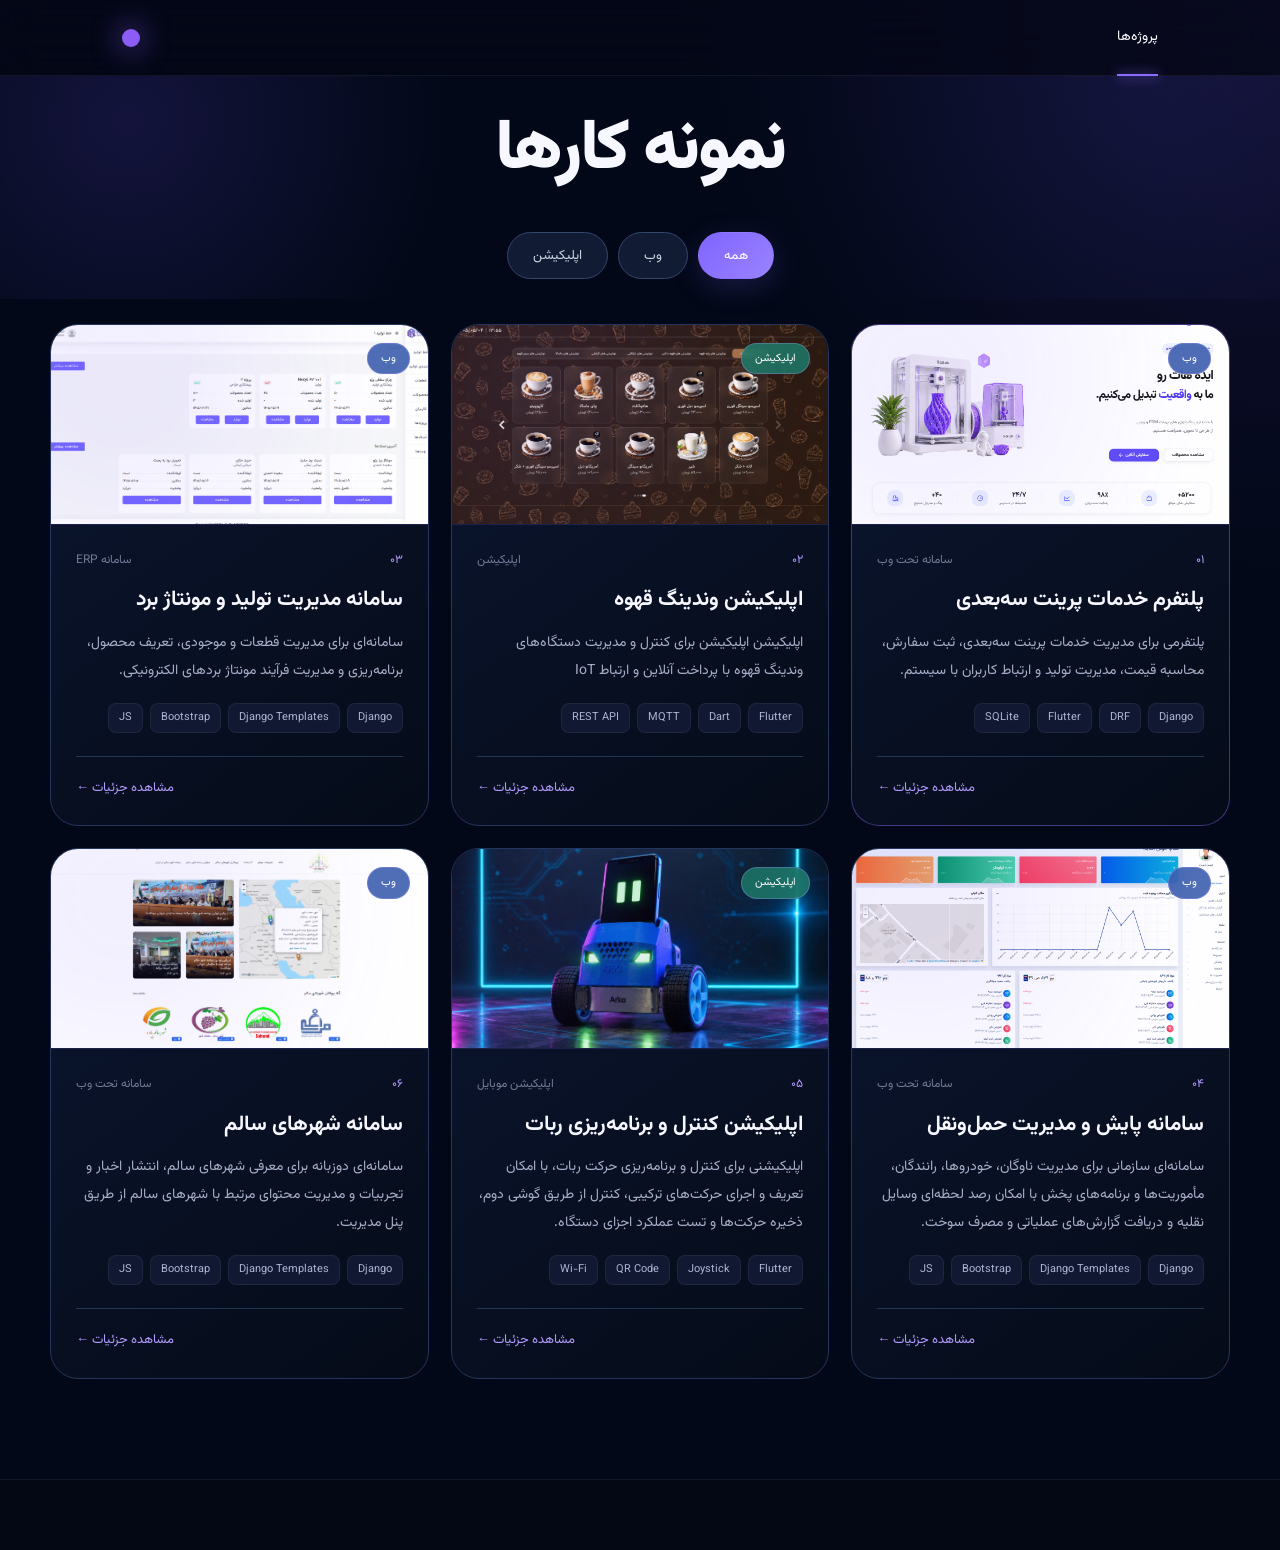
<file: index.html>
<!DOCTYPE html>
<html lang="fa" dir="rtl">
<head>
    <meta charset="UTF-8">
    <meta name="viewport" content="width=device-width, initial-scale=1.0">

    <title>Projects</title>

    <link rel="stylesheet" href="style.css">

    <link rel="preconnect" href="https://fonts.googleapis.com">
    <link rel="preconnect" href="https://fonts.gstatic.com" crossorigin>
    <link href="https://fonts.googleapis.com/css2?family=Vazirmatn:wght@300;400;500;600;700;800&display=swap" rel="stylesheet">
</head>

<body>

<!-- ================= HEADER ================= -->

<header class="header">
    <div class="container nav">

        <nav class="menu">
            <!-- <a href="#">خانه</a> -->
            <a href="#" class="active">پروژه‌ها</a>
            <!-- <a href="#">درباره من</a>
            <a href="#">مهارت‌ها</a>
            <a href="#">تماس</a> -->
        </nav>

        <a href="#" class="logo">
            <span class="logo-dot"></span>
        </a>
    </div>
</header>


<!-- ================= PROJECTS ================= -->

<main>

<section class="projects-hero">

    <div class="container">

        <div class="section-label">
        </div>

        <div class="hero-row">

            <div>
                <h1>
            نمونه کارها
                </h1>

                <!-- <p>
                    مجموعه‌ای از پروژه‌هایی که در زمینه توسعه نرم‌افزار،
                    طراحی سامانه‌ها و ساخت محصولات دیجیتال انجام داده‌ام.
                </p> -->
            </div>
            <!-- <div class="project-count">
                <strong>۰۶</strong>
                <span>پروژه</span>
            </div> -->

        </div>

        <!-- FILTER -->
        <div class="filters">

            <button class="filter active" data-filter="all">
                همه
            </button>

            <button class="filter" data-filter="web" >
                وب
            </button>

            <button class="filter" data-filter="app">
                اپلیکیشن
            </button>

        </div>


    </div>

</section>


<!-- ================= PROJECT GRID ================= -->

<section class="projects-section">

    <div class="container">

        <div class="projects-grid">


            <!-- PROJECT 1 -->

            <article class="project-card featured" data-category="web"     
                onclick="window.location.href='detail-boxlab.html'">

                <div class="project-image image-boxlab">

                    <span class="project-badge web" >
                        وب
                    </span>
                    <img
                        class="banner"
                        src="images/boxlab_1.png"
                        alt="داشبورد سامانه"
                        
                    >
                    
                </div>


                <div class="project-content">

                    <div class="project-top">
                        <span class="project-number">
                            ۰۱
                        </span>

                        <span class="project-type">
                           سامانه تحت وب
                        </span>
                    </div>

                    <h2>
                        پلتفرم خدمات پرینت سه‌بعدی
                    </h2>

                    <p>
                        پلتفرمی برای مدیریت خدمات پرینت سه‌بعدی،
                        ثبت سفارش، محاسبه قیمت، مدیریت تولید و
                        ارتباط کاربران با سیستم.
                    </p>

                    <div class="tags">
                        <span>Django</span>
                        <span>DRF</span>
                        <span>Flutter</span>
                        <span>SQLite</span>
                    </div>

                    <div class="project-footer">

                        <a href="detail-boxlab.html" class="project-link">
                            
                        </a>
                        <a href="detail-boxlab.html" class="project-link">
                            مشاهده جزئیات
                            <span>←</span>
                        </a>

                        

                    </div>

                </div>

            </article>

            <!-- PROJECT 2 -->

            <article class="project-card" data-category="app"
                onclick="window.location.href='detail-cvm.html'">

                <div class="project-image image-vending">

                    <span class="project-badge mobile" >
                        اپلیکیشن
                    </span>

                   <img
                        class="banner"
                        src="images/cvm_1.png"
                        alt="داشبورد سامانه"
                        
                    >

                </div>

                <div class="project-content">

                    <div class="project-top">
                        <span class="project-number">۰۲</span>
                        <span class="project-type">اپلیکیشن</span>
                    </div>

                    <h2>
                        اپلیکیشن وندینگ قهوه
                    </h2>

                    <p>اپلیکیشن اپلیکیشن برای کنترل و مدیریت دستگاه‌های وندینگ قهوه با پرداخت آنلاین و ارتباط IoT</p>


                    <div class="tags">
                        <span>Flutter</span>
                        <span>Dart</span>
                        <span>MQTT</span>
                        <span>REST API</span>
                    </div>

                    <div class="project-footer">

                        <a  href="detail-cvm.html" class="project-link">
                        </a>
                        <a  href="detail-cvm.html" class="project-link">
                            مشاهده جزئیات ←
                        </a>

                        

                    </div>

                </div>

            </article>

            <!-- PROJECT 3 -->

            <article class="project-card" data-category="web"
                onclick="window.location.href='detail-erp.html'">


                <div class="project-image image-erp">

                    <span class="project-badge web" >
                        وب
                    </span>

                    <img
                        class="banner"
                        src="images/erp_1.png"
                        alt="سامانه ERP مدیریت قطعات و تولید"
                    >

                </div>

                <div class="project-content">

                    <div class="project-top">

                        <span class="project-number">
                            ۰۳
                        </span>

                        <span class="project-type">
                            سامانه ERP
                        </span>

                    </div>

                    <h2>
                        سامانه مدیریت تولید و مونتاژ برد
                    </h2>

                    <p>
                        سامانه‌ای برای مدیریت قطعات و موجودی،
                        تعریف محصول، برنامه‌ریزی  
                        و مدیریت فرآیند مونتاژ بردهای الکترونیکی.
                    </p>

                    <div class="tags">
                        <span>Django</span>
                        <span>Django Templates</span>
                        <span>Bootstrap</span>
                        <span>JS</span>
                    </div>

                    <div class="project-footer">

                        <a href="detail-erp.html" class="project-link">
                        </a>
                        <a href="detail-erp.html" class="project-link">
                            مشاهده جزئیات
                            <span>←</span>
                        </a>

                        

                    </div>

                </div>

            </article>

           
            <!-- PROJECT 4 -->

            <article class="project-card" data-category="web"
                onclick="window.location.href='detail-snowflake.html'">

                <div class="project-image image-transport">

                    <span class="project-badge web" >
                        وب
                    </span>

                    <img
                        class="banner"
                        src="images/snowflake_1.png"
                        alt="داشبورد سامانه"
                        
                    >
                </div>

                <div class="project-content">

                <div class="project-top">
                    <span class="project-number">۰۴</span>
                    <span class="project-type">سامانه تحت وب</span>
                </div>

                <h2>
                    سامانه پایش و مدیریت حمل‌ونقل
                </h2>

                <p>
                    سامانه‌ای سازمانی برای مدیریت ناوگان، خودروها، رانندگان،
                    مأموریت‌ها و برنامه‌های پخش با امکان رصد لحظه‌ای وسایل نقلیه
                    و دریافت گزارش‌های عملیاتی و مصرف سوخت.
                </p>

                <div class="tags">
                    <span>Django</span>
                    <span>Django Templates</span>
                    <span>Bootstrap</span>
                    <span>JS</span>
                </div>


                    <div class="project-footer">

                        <a href="detail-snowflake.html"  class="project-link">
                        </a>
                        <a href="detail-snowflake.html"  class="project-link">
                            مشاهده جزئیات ←
                        </a>

                        

                    </div>

                </div>

            </article>

            <!-- PROJECT 5 -->

            <article class="project-card" data-category="app"
                onclick="window.location.href='detail-arka.html'">

                <div class="project-image image-robot">

                    <span class="project-badge mobile" ">
                        اپلیکیشن
                    </span>

                    <img
                        class="banner"
                        src="images/arka_0.png"
                        alt="داشبورد سامانه"
                        
                    >
                </div>

                <div class="project-content">

                    <div class="project-top">
                        <span class="project-number">۰۵</span>
                        <span class="project-type">اپلیکیشن موبایل</span>
                    </div>

                    <h2>
                        اپلیکیشن کنترل و برنامه‌ریزی ربات
                    </h2>

                    <p>
                        اپلیکیشنی برای کنترل و برنامه‌ریزی حرکت ربات،
                        با امکان تعریف و اجرای حرکت‌های ترکیبی، کنترل از طریق
                        گوشی دوم، ذخیره حرکت‌ها و تست عملکرد اجزای دستگاه.
                    </p>

                    <div class="tags">
                        <span>Flutter</span>
                        <span>Joystick</span>
                        <span>QR Code</span>
                        <span>Wi-Fi</span>
                    </div>

                    <div class="project-footer">

                        <a href="detail-arka.html" class="project-link">
                        </a>
                        <a href="detail-arka.html" class="project-link">
                            مشاهده جزئیات ←
                        </a>

                        

                    </div>

                </div>

            </article>


            <!-- PROJECT 6 -->

            <article class="project-card" data-category="web"
                onclick="window.location.href='detail-irnhcn.html'">


                <div class="project-image image-app">

                    <span class="project-badge web" data-category="web">
                        وب
                    </span>

                     <img
                        class="banner"
                        src="images/irnhcn_1.png"
                        alt="داشبورد سامانه"
                        
                    >
                </div>

                <div class="project-content"> 
                    <div class="project-top"> 
                        <span class="project-number">۰۶</span> 
                        <span class="project-type">سامانه تحت وب</span> 
                    </div> 
                    <h2> سامانه شهرهای سالم </h2> 
                    <p> سامانه‌ای دوزبانه برای معرفی شهرهای سالم، انتشار اخبار و تجربیات و مدیریت محتوای مرتبط با شهرهای سالم از طریق پنل مدیریت. </p> 
                    <div class="tags"> 
                        <span>Django</span> 
                        <span>Django Templates</span> 
                        <span>Bootstrap</span> 
                        <span>JS</span> 
                    </div> 
                    <div class="project-footer"> 
                        <a href="detail-healthy-cities.html" class="project-link"> </a> 
                        <a href="detail-irnhcn.html" class="project-link"> مشاهده جزئیات <span>←</span> </a> 
                    </div> </div>
            </article>


        </div>

    </div>

</section>

</main>


<!-- ================= FOOTER ================= -->

<footer class="footer">

    <!-- <div class="container footer-inner">

        <div>
            <strong>زهرا</strong>
            <p>
                توسعه‌دهنده نرم‌افزار
            </p>
        </div>

        <div class="socials">
            <a href="#">GitHub</a>
            <a href="#">LinkedIn</a>
            <a href="#">Email</a>
        </div>

    </div> -->

</footer>
<script>

    const filters = document.querySelectorAll(".filter");
    const projects = document.querySelectorAll(".project-card");

    filters.forEach(filter => {

        filter.addEventListener("click", () => {

            // حذف active از همه دکمه‌ها
            filters.forEach(btn => {
                btn.classList.remove("active");
            });

            // فعال کردن دکمه انتخاب‌شده
            filter.classList.add("active");

            const selectedFilter = filter.dataset.filter;

            projects.forEach(project => {

                const category = project.dataset.category;

                if (
                    selectedFilter === "all" ||
                    category === selectedFilter
                ) {
                    project.style.display = "";
                } else {
                    project.style.display = "none";
                }

            });

        });

    });

</script>

</body>
</html>
</file>
<file: style.css>
/* =====================================================
   RESET
===================================================== */

* {
    margin: 0;
    padding: 0;
    box-sizing: border-box;
}

html {
    scroll-behavior: smooth;
}

body {
    font-family: "Vazirmatn", sans-serif;
    background: #050817;
    color: #edf0ff;
    direction: rtl;
    line-height: 1.8;
}

a {
    color: inherit;
    text-decoration: none;
}

button {
    font-family: inherit;
}


/* =====================================================
   VARIABLES
===================================================== */

:root {
    --bg: #050817;
    --bg-soft: #080c20;
    --card: rgba(13, 18, 42, 0.72);

    --border: rgba(135, 117, 255, 0.18);
    --border-hover: rgba(150, 130, 255, 0.55);

    --purple: #8b6cff;
    --purple-light: #b39cff;

    --text: #f1f2ff;
    --text-soft: #a8aec8;
    --text-muted: #737994;

    --radius: 20px;
}


/* =====================================================
   GLOBAL
===================================================== */

.container {
    width: min(1180px, calc(100% - 40px));
    margin: auto;
}


/* =====================================================
   HEADER
===================================================== */

.header {
    height: 76px;
    border-bottom: 1px solid rgba(255,255,255,.06);
    background: rgba(5,8,23,.72);
    backdrop-filter: blur(20px);

    position: sticky;
    top: 0;
    z-index: 100;
}

.nav {
    height: 100%;
    display: flex;
    align-items: center;
    justify-content: space-between;
}

.logo {
    display: flex;
    align-items: center;
    gap: 9px;

    font-size: 17px;
    font-weight: 700;
}

.logo-dot {
    width: 10px;
    height: 10px;

    border-radius: 50%;

    background: var(--purple);

    box-shadow:
        0 0 15px var(--purple);
}

.menu {
    display: flex;
    align-items: center;
    gap: 36px;
}

.menu a {
    color: var(--text-muted);
    font-size: 14px;
    transition: .25s;
}

.menu a:hover,
.menu a.active {
    color: white;
}

.menu a.active {
    position: relative;
}

.menu a.active::after {
    content: "";

    position: absolute;

    bottom: -26px;
    right: 0;
    left: 0;

    height: 2px;

    background: var(--purple);

    box-shadow:
        0 0 12px var(--purple);
}

.theme-btn {
    width: 38px;
    height: 38px;

    border-radius: 50%;

    border: 1px solid var(--border);

    background: #0c1128;

    color: white;

    cursor: pointer;
}


/* =====================================================
   PROJECT HERO
===================================================== */

.projects-hero {
    padding: 0 !important;
    padding-top: 20px !important;
    padding-bottom: 20px !important;
    background:
        radial-gradient(
            circle at 10% 20%,
            rgba(112,82,255,.16),
            transparent 28%
        ),
        radial-gradient(
            circle at 90% 10%,
            rgba(75,100,255,.08),
            transparent 30%
        );
}

.section-label,
.content-label {
    color: var(--purple-light);

    font-size: 13px;
    font-weight: 600;

    margin-bottom: 15px;
}

.hero-row {
    display: flex !important;
    align-items: center !important;
    justify-content: space-around;
    gap: 30px;
}

.hero-row h1 {
    font-size: clamp(42px, 6vw, 70px);
    line-height: 1.15;

    letter-spacing: -2px;
}

.hero-row h1 span,
.detail-info h1 span {
    color: var(--purple-light);
}

.hero-row p {
    max-width: 650px;

    margin-top: 22px;

    color: var(--text-soft);

    font-size: 16px;
}

.project-count {
    display: flex;
    flex-direction: column;
    align-items: center;

    min-width: 100px;
}

.project-count strong {
    font-size: 45px;
    color: var(--purple-light);
}

.project-count span {
    color: var(--text-muted);
    font-size: 13px;
}


/* =====================================================
   FILTERS
===================================================== */

.filters {
    display: flex;
    gap: 10px;

    margin-top: 50px;
}

.filter {
    padding: 9px 24px;

    border-radius: 30px;

    border: 1px solid var(--border);

    background: transparent;

    color: var(--text-soft);

    cursor: pointer;

    transition: .25s;
}

.filter:hover {
    border-color: var(--border-hover);
    color: white;
}

.filter.active {
    color: white;

    border-color: transparent;

    background:
        linear-gradient(
            135deg,
            #8064ff,
            #9a83ff
        );

    box-shadow:
        0 8px 30px rgba(128,100,255,.2);
}


/* =====================================================
   PROJECT GRID
===================================================== */

.projects-section {
    padding: 25px 0 100px;
}

.projects-grid {
    display: grid;

    grid-template-columns:
        repeat(3, minmax(0, 1fr));

    gap: 22px;
}

.project-card {
    overflow: hidden;

    background:
        linear-gradient(
            145deg,
            rgba(15,21,48,.9),
            rgba(8,12,29,.9)
        );

    border: 1px solid var(--border);

    border-radius: var(--radius);

    transition:
        transform .35s,
        border-color .35s,
        box-shadow .35s;
}

.project-card:hover {
    transform: translateY(-6px);

    border-color: var(--border-hover);

    box-shadow:
        0 25px 70px rgba(0,0,0,.3),
        0 0 40px rgba(111,83,255,.07);
}

.project-card.featured {
    border-color: rgba(137,113,255,.42);
}


/* =====================================================
   PROJECT IMAGE
===================================================== */

.project-image {
    height: 200px;

    position: relative;
    overflow: hidden;

    background: #090e25;

    border-bottom: 1px solid var(--border);
}
.banner{
    width: 100%;
}
.project-image::before {
    content: "";

    position: absolute;

    width: 300px;
    height: 300px;

    background: #7658ff;

    opacity: .12;

    filter: blur(100px);

    top: -100px;
    left: -80px;
}


/* dashboard */

.fake-dashboard {
    position: absolute;

    width: 78%;
    height: 72%;

    top: 14%;
    right: 11%;

    display: flex;

    background: #111733;

    border: 1px solid #394170;

    border-radius: 12px;

    transform:
        perspective(900px)
        rotateY(-7deg)
        rotateX(3deg);

    box-shadow:
        0 25px 50px rgba(0,0,0,.5);
}

.dashboard-sidebar {
    width: 18%;

    background: #080c1e;

    border-left: 1px solid #222b4d;
}

.dashboard-content {
    flex: 1;

    padding: 20px;
}

.dash-title {
    height: 12px;
    width: 30%;

    background: #8990b3;

    border-radius: 5px;

    margin-bottom: 25px;
}

.dash-cards {
    display: flex;
    gap: 8px;
}

.dash-cards span {
    height: 45px;
    flex: 1;

    background: #1b2345;

    border-radius: 7px;
}

.dash-chart {
    height: 80px;

    margin-top: 18px;

    border-radius: 8px;

    background:
        linear-gradient(
            160deg,
            transparent 45%,
            rgba(139,108,255,.7) 46%,
            transparent 49%
        ),
        #151d3b;
}


/* phone */

.image-vending,
.image-app {
    display: flex;
    justify-content: center;
    align-items: center;
}

.phone-mockup {
    width: 130px;
    height: 245px;

    padding: 8px;

    border-radius: 22px;

    background: #181e3a;

    border: 1px solid #515a83;

    transform: rotate(-7deg);

    box-shadow:
        0 25px 50px rgba(0,0,0,.5);
}

.phone-screen {
    height: 100%;

    border-radius: 16px;

    background: #090e25;

    padding: 20px 10px;
}

.phone-header {
    height: 10px;
    width: 50%;

    background: #8b6cff;

    border-radius: 5px;

    margin-bottom: 20px;
}

.phone-card {
    height: 50px;

    border-radius: 8px;

    background: #171f43;

    margin-bottom: 9px;
}

.phone-card.small {
    height: 32px;
}


/* map */

.image-transport {
    display: flex;
    align-items: center;
    justify-content: center;
}

.map-ui {
    width: 78%;
    height: 75%;

    position: relative;

    border-radius: 14px;

    background:
        linear-gradient(120deg,
            transparent 35%,
            rgba(99,120,190,.12) 36%,
            transparent 38%
        ),
        linear-gradient(20deg,
            transparent 45%,
            rgba(99,120,190,.1) 46%,
            transparent 48%
        ),
        #0c1430;

    border: 1px solid #303d68;
}

.map-route {
    position: absolute;

    width: 60%;
    height: 3px;

    background: var(--purple);

    top: 50%;
    right: 20%;

    transform: rotate(-20deg);

    box-shadow:
        0 0 15px var(--purple);
}

.map-point {
    position: absolute;

    width: 13px;
    height: 13px;

    background: #8b6cff;

    border: 3px solid #151d40;

    border-radius: 50%;

    box-shadow:
        0 0 15px #8b6cff;
}

.point-1 {
    right: 20%;
    top: 60%;
}

.point-2 {
    right: 50%;
    top: 43%;
}

.point-3 {
    left: 18%;
    top: 30%;
}


/* events */

.image-events,
.image-portfolio {
    padding: 35px;

    display: flex;
    align-items: center;
    justify-content: center;
}

.event-ui {
    width: 80%;

    display: flex;
    flex-direction: column;
    gap: 10px;
}

.event-ui div {
    height: 45px;

    border-radius: 8px;

    background:
        linear-gradient(
            90deg,
            #1a2345 70%,
            #7057dc 70%
        );
}


/* portfolio */

.portfolio-ui {
    width: 80%;

    height: 80%;

    border-radius: 12px;

    background:
        radial-gradient(
            circle at 80% 40%,
            rgba(133,99,255,.5),
            transparent 30%
        ),
        #0c1029;

    border: 1px solid #38406b;

    padding: 30px;

    display: flex;
    flex-direction: column;
    justify-content: center;
}

.portfolio-ui strong {
    font-size: 24px;
}

.portfolio-ui span {
    color: var(--purple-light);
}


/* mobile */

.mobile-ui {
    width: 180px;
    height: 220px;

    display: flex;
    flex-direction: column;

    gap: 10px;

    padding: 15px;

    border-radius: 18px;

    background: #111833;

    border: 1px solid #3a4672;
}

.mobile-ui div {
    height: 45px;

    border-radius: 8px;

    background: #202951;
}


/* =====================================================
   BADGES
===================================================== */

.project-badge {
    position: absolute;

    z-index: 5;

    top: 18px;
    right: 18px;

    padding: 5px 13px;

    border-radius: 20px;

    font-size: 11px;

    color: #fff;

    background: rgba(96,75,190,.85);

    border: 1px solid rgba(180,160,255,.3);

    backdrop-filter: blur(10px);
}

.project-badge.mobile {
    background: rgba(30,120,105,.85);
}

.project-badge.web {
    background: rgba(50,85,170,.85);
}


/* =====================================================
   PROJECT CONTENT
===================================================== */

.project-content {
    padding: 25px;
}

.project-top {
    display: flex;
    align-items: center;
    justify-content: space-between;

    margin-bottom: 10px;
}

.project-number {
    color: var(--purple-light);
    font-size: 12px;
}

.project-type {
    color: var(--text-muted);
    font-size: 12px;
}

.project-content h2 {
    font-size: 21px;
    margin-bottom: 10px;
}

.project-content p {
    color: var(--text-soft);

    font-size: 14px;

    line-height: 2;

    min-height: 55px;
}


/* =====================================================
   TAGS
===================================================== */

.tags {
    display: flex;
    flex-wrap: wrap;

    gap: 7px;

    margin-top: 18px;
}

.tags span {
    padding: 4px 10px;

    border-radius: 8px;

    background: #111832;

    border: 1px solid rgba(255,255,255,.06);

    color: #aeb4d2;

    font-size: 11px;
}


/* =====================================================
   PROJECT FOOTER
===================================================== */

.project-footer {
    display: flex;

    align-items: center;
    justify-content: space-between;

    margin-top: 23px;

    padding-top: 17px;

    border-top: 1px solid rgba(255,255,255,.06);
}

.project-link {
    color: var(--purple-light);

    font-size: 13px;

    transition: .25s;
}

.project-link:hover {
    color: white;
}

.github-link {
    color: var(--text-muted);

    font-size: 12px;
}


/* =====================================================
   FOOTER
===================================================== */

.footer {
    border-top: 1px solid rgba(255,255,255,.06);

    padding: 35px 0;

    background: #040714;
}

.footer-inner {
    display: flex;

    align-items: center;
    justify-content: space-between;
}

.footer strong {
    font-size: 15px;
}

.footer p {
    color: var(--text-muted);

    font-size: 12px;
}

.socials {
    display: flex;
    gap: 20px;

    color: var(--text-muted);

    font-size: 12px;
}


/* =====================================================
   DETAIL PAGE
===================================================== */

.detail-hero {
    padding: 60px 0 0px 0;

    background:
        radial-gradient(
            circle at 80% 30%,
            rgba(109,79,255,.16),
            transparent 35%
        );
}

.back-link {
    display: inline-block;

    color: var(--text-muted);

    font-size: 13px;

    margin-bottom: 50px;

    transition: .25s;
}

.back-link:hover {
    color: white;
}

.detail-hero-grid {
    display: grid;

    grid-template-columns:
        1fr;

    gap: 70px;

    align-items: center;
}

.detail-info h1 {
    font-size: clamp(38px, 5vw, 62px);

    line-height: 1.3;

    margin-top: 18px;

    letter-spacing: -1px;
}

.detail-description {
    max-width: 600px;

    margin-top: 22px;

    color: var(--text-soft);

    font-size: 16px;
}

.large-tags {
    margin-top: 28px;
}

.project-meta {
    display: flex;

    gap: 0;

    margin-top: 35px;

    border: 1px solid var(--border);

    border-radius: 15px;

    background: rgba(12,17,39,.65);

    overflow: hidden;
}

.project-meta div {
    flex: 1;

    padding: 17px;

    border-left: 1px solid var(--border);
}

.project-meta div:last-child {
    border-left: none;
}

.project-meta small {
    display: block;

    color: var(--text-muted);

    font-size: 11px;

    margin-bottom: 5px;
}

.project-meta strong {
    font-size: 12px;
}

.status {
    color: #6ee7b7;
}


/* =====================================================
   DETAIL VISUAL
===================================================== */

.detail-visual {
    height: 420px;

    position: relative;

    display: flex;

    align-items: center;

    justify-content: center;
}

.glow {
    position: absolute;

    width: 300px;
    height: 300px;

    background: #7658ff;

    opacity: .2;

    filter: blur(100px);

    border-radius: 50%;
}

.laptop {
    width: 90%;

    position: relative;

    z-index: 2;
}

.laptop-screen {
    height: 290px;

    display: flex;

    background: #101631;

    border: 1px solid #4a5684;

    border-radius: 13px 13px 5px 5px;

    padding: 10px;

    box-shadow:
        0 30px 70px rgba(0,0,0,.55);
}

.screen-sidebar {
    width: 18%;

    background: #080c1e;

    border-radius: 7px;
}

.screen-main {
    flex: 1;

    padding: 20px;
}

.screen-header {
    height: 13px;

    width: 35%;

    background: #9299b7;

    border-radius: 4px;
}

.screen-stats {
    display: flex;

    gap: 10px;

    margin-top: 25px;
}

.screen-stats span {
    flex: 1;

    height: 60px;

    border-radius: 8px;

    background: #1a2345;
}

.screen-chart {
    height: 120px;

    margin-top: 15px;

    border-radius: 8px;

    background:
        linear-gradient(
            160deg,
            transparent 48%,
            #8064ff 49%,
            transparent 51%
        ),
        #151d3b;
}

.laptop-bottom {
    width: 110%;

    height: 15px;

    margin-right: -5%;

    background: #272e4b;

    border-radius: 0 0 20px 20px;
}


/* =====================================================
   DETAIL LAYOUT
===================================================== */

.detail-section {
    padding: 60px 0 100px;
}

.detail-layout {
    display: grid;

    grid-template-columns:
        230px 1fr;

    gap: 60px;

    align-items: start;
}


/* sidebar */

.detail-sidebar {
    position: sticky;

    top: 105px;

    border: 1px solid var(--border);

    border-radius: 16px;

    padding: 10px;

    background: rgba(10,15,34,.7);
}

.detail-sidebar > a {
    display: block;

    padding: 11px 13px;

    margin-bottom: 3px;

    color: var(--text-muted);

    font-size: 12px;

    border-radius: 8px;

    transition: .25s;
}

.detail-sidebar > a:hover,
.detail-sidebar > a.active {
    color: white;

    background: #171e3d;
}

.detail-sidebar > a.active {
    border-right: 2px solid var(--purple);
}

.sidebar-actions {
    border-top: 1px solid var(--border);

    margin-top: 10px;

    padding-top: 12px;

    display: grid;

    gap: 8px;
}

.btn {
    text-align: center;

    padding: 9px;

    border-radius: 9px;

    font-size: 11px;

    transition: .25s;
}

.btn.primary {
    color: white;

    background:
        linear-gradient(
            135deg,
            #795cff,
            #987dff
        );
}

.btn.secondary {
    border: 1px solid var(--border);

    color: var(--text-soft);
}


/* =====================================================
   CONTENT
===================================================== */

.content-block {
    padding-top: 80px;

    margin-bottom: 70px;

    border-bottom: 1px solid rgba(255,255,255,.07);
}

.content-block:last-child {
    border-bottom: none;
}

.content-block h2 {
    font-size: 28px;

    margin-bottom: 22px;
}

.content-block p {
    color: var(--text-soft);

    font-size: 14px;

    line-height: 2.2;

    margin-bottom: 15px;
}


/* =====================================================
   PROBLEM
===================================================== */

.problem-grid {
    display: grid;

    grid-template-columns:
        1fr 1fr;

    gap: 15px;

    margin-top: 30px;
}

.problem-box,
.solution-box {
    padding: 25px;

    border-radius: 15px;

    border: 1px solid var(--border);

    background: #0c1229;
}

.solution-box {
    border-color: rgba(79,205,159,.2);
}

.box-icon {
    display: flex;

    align-items: center;
    justify-content: center;

    width: 34px;
    height: 34px;

    border-radius: 10px;

    margin-bottom: 15px;

    background: #1b2345;

    color: var(--purple-light);
}

.solution-box .box-icon {
    color: #6ee7b7;
}

.problem-box h3,
.solution-box h3 {
    font-size: 16px;

    margin-bottom: 10px;
}


/* =====================================================
   FEATURES
===================================================== */

.features-grid {
    display: grid;

    grid-template-columns:
        repeat(2, 1fr);

    gap: 12px;

    margin-top: 30px;
}

.feature {
    display: flex;

    gap: 15px;

    padding: 20px;

    border: 1px solid var(--border);

    border-radius: 14px;

    background: #0a1025;

    transition: .25s;
}

.feature:hover {
    border-color: var(--border-hover);
}

.feature > span {
    min-width: 35px;
    height: 35px;

    display: flex;

    align-items: center;
    justify-content: center;

    border-radius: 9px;

    background: #171d3b;

    color: var(--purple-light);
}

.feature h3 {
    font-size: 14px;

    margin-bottom: 5px;
}

.feature p {
    font-size: 11px;

    margin: 0;
}


/* =====================================================
   ARCHITECTURE
===================================================== */

.architecture {
    display: flex;

    align-items: center;

    gap: 12px;

    margin-top: 30px;

    overflow-x: auto;

    padding-bottom: 10px;
}

.arch-item {
    min-width: 145px;

    padding: 18px;

    text-align: center;

    border-radius: 12px;

    background: #0c122a;

    border: 1px solid var(--border);
}

.arch-item strong {
    display: block;

    font-size: 13px;
}

.arch-item span {
    color: var(--text-muted);

    font-size: 10px;
}

.arch-arrow {
    color: var(--purple-light);

    font-size: 20px;
}


/* =====================================================
   SCREENSHOTS
===================================================== */

.screenshots-grid {
    display: grid;

    grid-template-columns:
        1.5fr 1fr;

    grid-template-rows:
        230px 230px;

    gap: 15px;

    margin-top: 30px;
}

.mobile-screenshots-grid {
    display: grid;

    grid-template-columns: repeat(5, 1fr);
    /* grid-template-rows: 230px 230px; */

    gap: 15px;
    margin-top: 30px;
}

.mobile-screenshots-grid > :nth-child(6) {
    grid-column: 1 / -4;
}
.screenshot {
    overflow: hidden;

    border-radius: 15px;

    border: 1px solid var(--border);

    background: #0b1026;
}

.screenshot.large {
    grid-row: span 2;
}

.fake-screen {
    width: 85%;
    height: 75%;

    margin: 10% auto;

    border-radius: 10px;

    border: 1px solid #3a4670;

    background:
        linear-gradient(
            90deg,
            #090d20 16%,
            #151d3b 16%
        );
}


/* =====================================================
   RESULT
===================================================== */

.result-block {
    padding: 30px;

    border: 1px solid var(--border);

    border-radius: 18px;

    background:
        radial-gradient(
            circle at 80% 20%,
            rgba(115,87,255,.12),
            transparent 35%
        ),
        #0a1026;
}


/* =====================================================
   RESPONSIVE
===================================================== */

@media (max-width: 900px) {

    .menu {
        gap: 16px;
    }

    .detail-hero-grid {
        grid-template-columns: 1fr;
    }

    .detail-visual {
        height: 350px;
    }

    .detail-layout {
        grid-template-columns: 1fr;
    }

    .detail-sidebar {
        position: static;

        display: flex;

        gap: 5px;

        overflow-x: auto;
    }

    .detail-sidebar > a {
        white-space: nowrap;
    }

    .sidebar-actions {
        display: none;
    }

}


@media (max-width: 700px) {

    .container {
        width: min(100% - 28px, 1180px);
    }

    .header {
        height: 65px;
    }

    .menu {
        display: none;
    }

    .projects-hero {
        padding-top: 60px;
    }

    .hero-row {
        align-items: start;

        flex-direction: column;
    }

    .hero-row h1 {
        font-size: 44px;
    }

    .project-count {
        flex-direction: row;

        gap: 8px;
    }

    .project-count strong {
        font-size: 28px;
    }

    .filters {
        width: 100%;
        display: flex;
        justify-content: center;
        align-items: center;
        gap: 10px;
    }

    .filter {
        white-space: nowrap;
    }

    .projects-grid {
        grid-template-columns: 1fr;
    }

    .project-image {
        height: 240px;
    }

    .detail-info h1 {
        font-size: 38px;
    }

    .project-meta {
        flex-direction: column;
    }

    .project-meta div {
        border-left: none;

        border-bottom: 1px solid var(--border);
    }

    .project-meta div:last-child {
        border-bottom: none;
    }

    .problem-grid,
    .features-grid {
        grid-template-columns: 1fr;
    }

    .architecture {
        justify-content: flex-start;
    }

    .screenshots-grid {
        grid-template-columns: 1fr;

        grid-template-rows:
            repeat(3, 220px);
    }

    .screenshot.large {
        grid-row: auto;
    }

    .footer-inner {
        flex-direction: column;

        align-items: flex-start;

        gap: 20px;
    }

}

/* ==========================================
   PROJECT DETAIL - EXTRA SECTIONS
========================================== */

.info-highlight {
    margin-top: 30px;
    padding: 20px 22px;

    display: flex;
    align-items: center;
    justify-content: space-between;
    gap: 20px;

    background: #0c1229;

    border: 1px solid var(--border);
    border-radius: 14px;
}

.info-highlight strong {
    font-size: 13px;
}

.info-highlight span {
    color: var(--purple-light);
    font-size: 12px;
}


/* ==========================================
   WORKFLOW
========================================== */

.workflow {
    margin-top: 30px;

    display: grid;

    grid-template-columns:
        repeat(5, 1fr);

    gap: 10px;
}

.workflow-item {
    position: relative;

    padding: 20px 15px;

    min-height: 170px;

    border-radius: 14px;

    background: #0b1128;

    border: 1px solid var(--border);

    transition: .25s;
}

.workflow-item:hover {
    transform: translateY(-4px);

    border-color: var(--border-hover);
}

.workflow-item > span {
    display: flex;

    align-items: center;
    justify-content: center;

    width: 34px;
    height: 34px;

    margin-bottom: 20px;

    border-radius: 9px;

    background: #181f42;

    color: var(--purple-light);

    font-size: 11px;
}

.workflow-item strong {
    display: block;

    font-size: 13px;

    margin-bottom: 7px;
}

.workflow-item p {
    font-size: 11px;

    line-height: 1.9;

    margin: 0;
}


/* ==========================================
   MANAGEMENT
========================================== */

.management-list {
    margin-top: 30px;

    display: grid;

    grid-template-columns:
        repeat(2, 1fr);

    gap: 10px;
}

.management-list > div {
    padding: 18px 20px;

    display: flex;

    flex-direction: column;

    gap: 4px;

    background: #0b1128;

    border: 1px solid var(--border);

    border-radius: 12px;
}

.management-list strong {
    font-size: 13px;
}

.management-list span {
    color: var(--text-muted);

    font-size: 11px;
}


/* ==========================================
   TECH STACK
========================================== */

.tech-stack {
    margin-top: 30px;

    display: grid;

    grid-template-columns:
        repeat(3, 1fr);

    gap: 10px;
}

.tech-stack > div {
    padding: 18px;

    background: #0b1128;

    border: 1px solid var(--border);

    border-radius: 12px;
}

.tech-stack small {
    display: block;

    color: var(--text-muted);

    font-size: 10px;

    margin-bottom: 5px;
}

.tech-stack strong {
    font-size: 13px;

    color: var(--text);
}


/* ==========================================
   REAL SCREENSHOTS
========================================== */

.screenshot img {
    width: 100%;
    height: 100%;

    object-fit: cover;

    display: block;

    transition: .4s;
}

.screenshot:hover img {
    transform: scale(1.03);
}


/* ==========================================
   ROLE
========================================== */

.role-block {
    padding: 30px;

    background:
        radial-gradient(
            circle at 80% 20%,
            rgba(115,87,255,.1),
            transparent 40%
        ),
        #0a1026;

    border: 1px solid var(--border);

    border-radius: 18px;
}

.role-tags {
    display: flex;

    flex-wrap: wrap;

    gap: 8px;

    margin-top: 25px;
}

.role-tags span {
    padding: 7px 13px;

    background: #151c3b;

    border: 1px solid var(--border);

    border-radius: 8px;

    color: var(--text-soft);

    font-size: 11px;
}


/* ==========================================
   RESPONSIVE
========================================== */

@media (max-width: 1000px) {

    .workflow {
        grid-template-columns:
            repeat(3, 1fr);
    }

}

@media (max-width: 700px) {

    .info-highlight {
        align-items: flex-start;

        flex-direction: column;
    }

    .workflow {
        grid-template-columns: 1fr;
    }

    .management-list {
        grid-template-columns: 1fr;
    }

    .tech-stack {
        grid-template-columns:
            repeat(2, 1fr);
    }

}

@media (max-width: 480px) {

    .tech-stack {
        grid-template-columns: 1fr;
    }

}

.screenshot img {
cursor: zoom-in;
}

/* ================= LIGHTBOX ================= */

.lightbox {
position: fixed;
inset: 0;


background: rgba(0, 0, 0, 0.88);

display: flex;
align-items: center;
justify-content: center;

padding: 40px;

opacity: 0;
visibility: hidden;

transition: opacity 0.25s ease,
            visibility 0.25s ease;

z-index: 9999;

cursor: zoom-out;


}

.lightbox.active {
opacity: 1;
visibility: visible;
}

.lightbox img {
max-width: 92vw;
max-height: 90vh;


object-fit: contain;

border-radius: 10px;

box-shadow: 0 20px 80px rgba(0, 0, 0, 0.5);

transform: scale(0.92);
transition: transform 0.25s ease;


}

.lightbox.active img {
transform: scale(1);
}

.lightbox-close {
position: absolute;


top: 25px;
right: 30px;

width: 45px;
height: 45px;

border: none;
border-radius: 50%;

background: rgba(255, 255, 255, 0.12);
color: white;

font-size: 32px;
line-height: 1;

cursor: pointer;

transition: background 0.2s ease;


}

.lightbox-close:hover {
background: rgba(255, 255, 255, 0.22);
}

/*0000000000000000000000000000000000000000000*/


*{
box-sizing:border-box;
margin:0;
padding:0;
}


body{

font-family:"Vazirmatn",sans-serif;

background:
radial-gradient(circle at top right,#35206e55,transparent 30%),
#020817;

color:#f7f7ff;

direction:rtl;

}



header{

height:80px;

border-bottom:1px solid #243352;

display:flex;

align-items:center;

justify-content:space-between;

padding:0 8%;

background:#020817cc;

backdrop-filter:blur(15px);

position:sticky;

top:0;

z-index:20;

}



.logo{

font-size:22px;

font-weight:900;

display:flex;

align-items:center;

gap:12px;

}


.logo span{

width:18px;
height:18px;

background:#8b5cf6;

border-radius:50%;

box-shadow:0 0 30px #8b5cf6;

}



nav{

display:flex;

gap:35px;

}


nav a{

color:#94a3b8;

cursor:pointer;

font-size:15px;

}


nav .active{

color:white;

}



.theme{

background:#111b34;

border:1px solid #34466b;

color:white;

border-radius:20px;

padding:10px 20px;

}



.hero{

padding:90px 8% 50px;

display:grid;

grid-template-columns:1fr 400px;

gap:50px;

align-items:center;

}



.tag{

color:#a78bfa;

margin-bottom:20px;

}



h1{

font-size:55px;

line-height:1.5;

font-weight:900;

}



h1 span{

color:#a855f7;

}



.desc{

max-width:600px;

margin-top:25px;

color:#94a3b8;

font-size:18px;

line-height:2;

}



.filters{

margin-top:40px;

display:flex;

gap:15px;

}


.filters button{

background:#111b34;

border:1px solid #34466b;

color:#cbd5e1;

padding:12px 25px;

border-radius:30px;

}


.filters .selected{

background:#8b5cf6;

color:white;

}



.hero-card{

height:300px;

border-radius:30px;

border:1px solid #243352;

background:
linear-gradient(145deg,#111b34,#060b18);

display:flex;

flex-direction:column;

justify-content:center;

align-items:center;

position:relative;

overflow:hidden;

}



.glow{

position:absolute;

width:220px;

height:220px;

background:#8b5cf6;

filter:blur(100px);

opacity:.4;

}



.hero-card h3,
.hero-card p{

position:relative;

}



.projects{

padding:40px 8%;

display:grid;

grid-template-columns:repeat(3,1fr);

gap:25px;

}



.card{

background:#071126;

border:1px solid #26385d;

border-radius:25px;

overflow:hidden;

transition:.3s;

}



.card:hover{

transform:translateY(-10px);

border-color:#8b5cf6;

}



.image{

height:220px;

overflow:hidden;

}



.image img{

width:100%;
height:100%;
object-fit:cover;

}



.content{

padding:25px;

}



.content span{

background:#25124f;

color:#c4b5fd;

padding:6px 15px;

border-radius:20px;

font-size:13px;

}



.content h2{

margin:20px 0;

font-size:23px;

}



.content p{

color:#94a3b8;

line-height:2;

}



.tech{

display:flex;

gap:8px;

margin:20px 0;

}



.tech i{

font-style:normal;

font-size:12px;

padding:7px 12px;

background:#172554;

border-radius:15px;

}



.card footer{

display:flex;

justify-content:space-between;

border-top:1px solid #243352;

padding-top:20px;

}



.card footer a{

color:#c4b5fd;

}




@media(max-width:900px){

.hero{

grid-template-columns:1fr;

}


.projects{

grid-template-columns:1fr;

}


h1{

font-size:38px;

}

nav{

display:none;

}

}

.projects{

display:grid;

grid-template-columns:
repeat(auto-fit,minmax(350px,1fr));

gap:30px;

}


.project-card{

background:
linear-gradient(
145deg,
#0b1630,
#050b18
);

border:1px solid #24365d;

border-radius:28px;

overflow:hidden;

transition:.35s;

}



.project-card:hover{

transform:translateY(-12px);

border-color:#8b5cf6;

box-shadow:
0 20px 60px #0008;

}



.project-cover{

height:240px;

background-size:cover;

background-position:center;

position:relative;

}


.project-cover::after{

content:"";

position:absolute;

inset:0;

background:
linear-gradient(
transparent,
#050b18
);

}



.transport{

background:
url("transport.jpg");

}



.coffee{

background:
url("coffee.jpg");

}



.badge{

position:absolute;

top:20px;

right:20px;

background:#8b5cf6;

padding:8px 18px;

border-radius:30px;

z-index:2;

}



.project-body{

padding:28px;

}



.project-body h2{

font-size:24px;

margin-bottom:15px;

}



.project-body p{

color:#9ca3af;

line-height:2;

height:70px;

}



.stack{

display:flex;

gap:10px;

margin:25px 0;

flex-wrap:wrap;

}



.stack span{

background:#111d3b;

border:1px solid #30446d;

padding:7px 15px;

border-radius:20px;

font-size:13px;

}



.project-footer{

border-top:1px solid #253555;

padding-top:20px;

display:flex;

justify-content:space-between;

color:#c4b5fd;

}

.filters {
    width: 100%;
    display: flex;
    justify-content: center;
    align-items: center;
    gap: 10px;
}

@media (max-width: 768px) {
    .detail-sidebar {
        display: none;
    }
}

.project-image {
    width: 100%;
    aspect-ratio: 9 / 1;
    overflow: hidden;
}

.project-image .banner {
    width: 100%;
    height: 100%;
    object-fit: cover;
    display: block;
}
</file>
